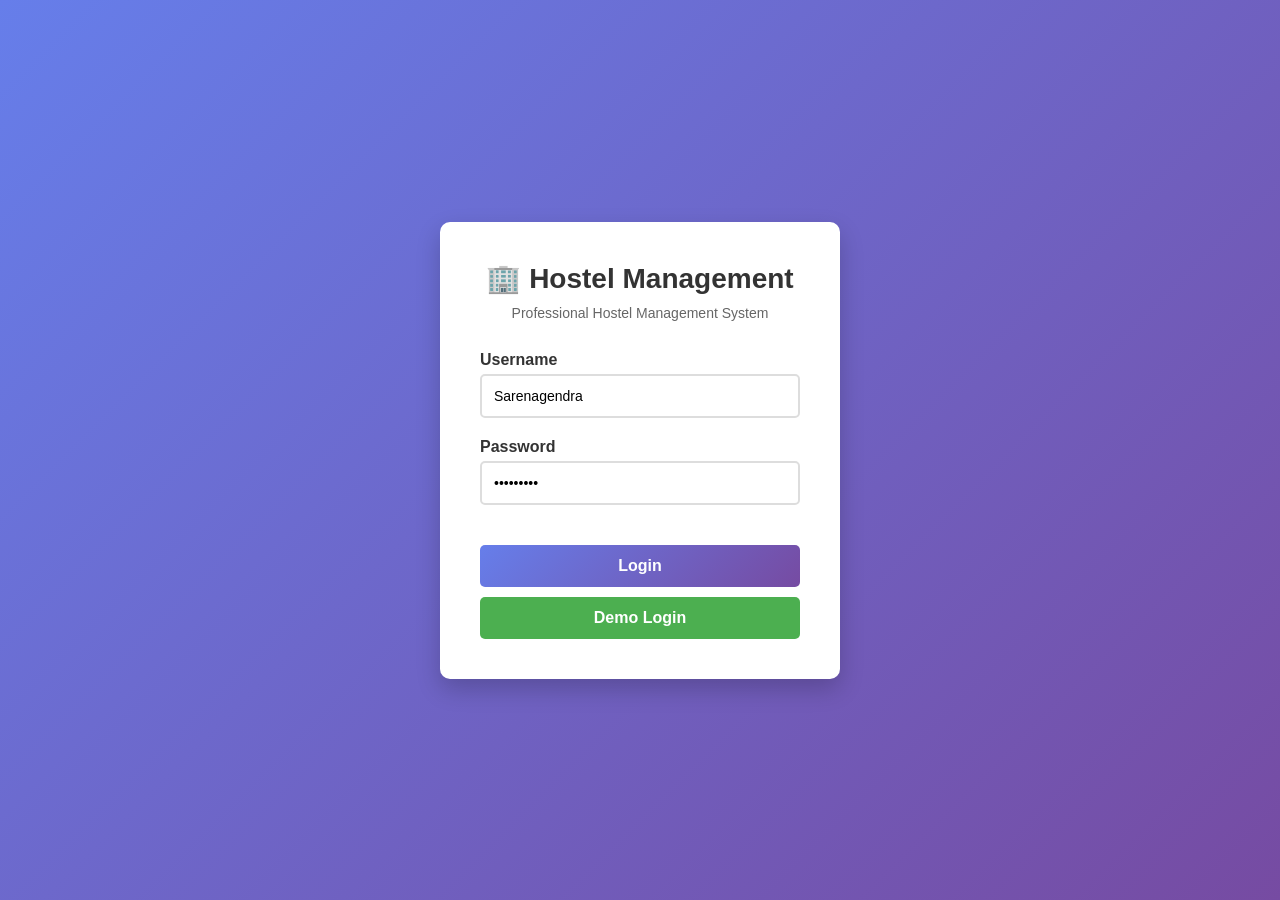
<file: HOSTELMANGEMNT/index.html>
<!DOCTYPE html>
<html lang="en">
<head>
    <meta charset="UTF-8">
    <meta name="viewport" content="width=device-width, initial-scale=1.0">
    <title>Hostel Management System</title>
    <link rel="stylesheet" href="css/style.css">
    <link rel="stylesheet" href="css/mobile.css">
    <style> 
        body {
            background: linear-gradient(135deg, #667eea 0%, #764ba2 100%);
            min-height: 100vh;
            display: flex;
            align-items: center;
            justify-content: center;
            font-family: 'Segoe UI', Tahoma, Geneva, Verdana, sans-serif;
        }
        .login-container {
            background: white;
            padding: 40px;
            border-radius: 10px;
            box-shadow: 0 10px 25px rgba(0,0,0,0.2);
            width: 100%;
            max-width: 400px;
        }
        h1 {
            text-align: center;
            color: #333;
            margin-bottom: 10px;
        }
        .subtitle {
            text-align: center;
            color: #666;
            font-size: 14px;
            margin-bottom: 30px;
        }
        .form-group {
            margin: 20px 0;
        }
        label {
            display: block;
            margin-bottom: 8px;
            font-weight: 600;
            color: #333;
        }
        input {
            width: 100%;
            padding: 12px;
            border: 2px solid #ddd;
            border-radius: 5px;
            font-size: 14px;
            transition: border-color 0.3s;
        }
        input:focus {
            outline: none;
            border-color: #667eea;
        }
        button {
            width: 100%;
            padding: 12px;
            background: linear-gradient(135deg, #667eea 0%, #764ba2 100%);
            color: white;
            border: none;
            border-radius: 5px;
            font-size: 16px;
            font-weight: 600;
            cursor: pointer;
            margin-top: 20px;
            transition: transform 0.2s;
        }
        button:hover {
            transform: translateY(-2px);
        }
        .demo-btn {
            background: #4CAF50;
            margin-top: 10px;
        }
        .demo-btn:hover {
            background: #45a049;
        }
        .info {
            background: #f0f8ff;
            padding: 15px;
            border-radius: 5px;
            margin-top: 20px;
            font-size: 14px;
            color: #333;
            border-left: 4px solid #667eea;
        }
    </style>
</head>
<body>
    <div class="login-container">
        <h1>🏢 Hostel Management</h1>
        <p class="subtitle">Professional Hostel Management System</p>
        
        <form id="loginForm">
            <div class="form-group">
                <label>Username</label>
                <input type="text" id="username" placeholder="Enter username" value="Sarenagendra" required>
            </div>
            <div class="form-group">
                <label>Password</label>
                <input type="password" id="password" placeholder="Enter password" value="Sare1234@" required>
            </div>
            <button type="submit">Login</button>
            <button type="button" class="demo-btn" onclick="demoLogin">Demo Login</button>
        </form>

      

    <script>
        function demoLogin() {
            // Store a session flag
            sessionStorage.setItem('isLoggedIn', 'true');
            window.location.href = 'dashboard.html';
        }

        document.getElementById('loginForm').addEventListener('submit', function(e) {
            e.preventDefault();
            const username = document.getElementById('username').value;
            const password = document.getElementById('password').value;
            
            // Simple demo authentication
            if (username === 'Sarenagendra' && password === 'Sare1234@') {
                sessionStorage.setItem('isLoggedIn', 'true');
                sessionStorage.setItem('username', username);
                window.location.href = 'dashboard.html';
            } else {
                alert('Contact admin: Use: Nagendra');
            }
        });

        // Check if already logged in
        if (sessionStorage.getItem('isLoggedIn')) {
            window.location.href = 'dashboard.html';
        }
    </script>
</body>
</html>
</file>
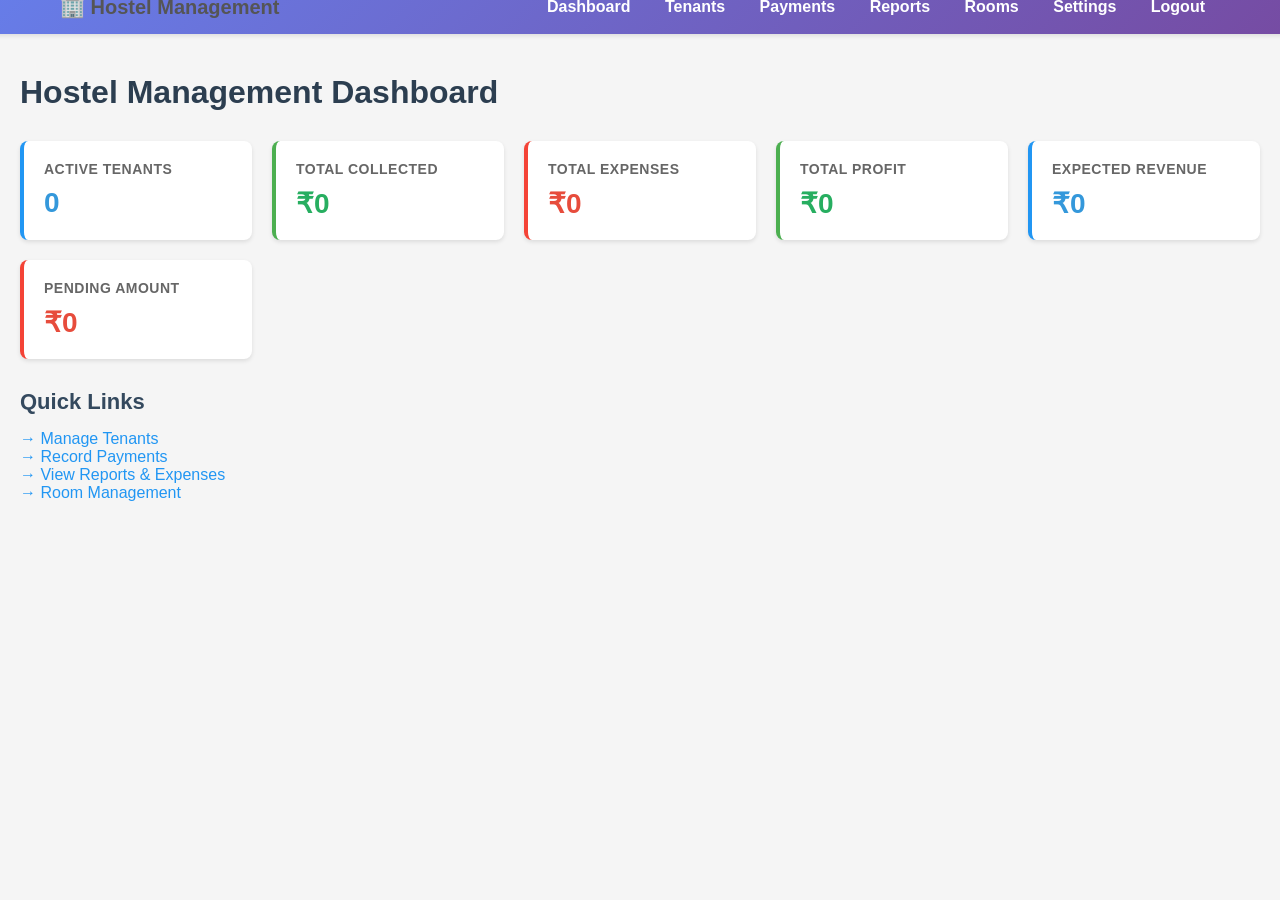
<file: HOSTELMANGEMNT/dashboard.html>
<!DOCTYPE html>
<html lang="en">
<head>
    <meta charset="UTF-8">
    <meta name="viewport" content="width=device-width, initial-scale=1.0">
    <title>Dashboard - Hostel Management</title>
    <link rel="stylesheet" href="css/style.css">
    <link rel="stylesheet" href="css/dashboard.css">
    <link rel="stylesheet" href="css/mobile.css">
    <style>
        .summary-cards {
            display: grid;
            grid-template-columns: repeat(auto-fit, minmax(200px, 1fr));
            gap: 20px;
            margin: 20px 0;
        }
        .card {
            background: white;
            padding: 20px;
            border-radius: 8px;
            box-shadow: 0 2px 4px rgba(0,0,0,0.1);
        }
        .card h3 {
            margin: 0 0 10px 0;
            color: #666;
            font-size: 14px;
        }
        .card .value {
            font-size: 28px;
            font-weight: bold;
            color: #333;
        }
        .card.positive { border-left: 4px solid #4CAF50; }
        .card.negative { border-left: 4px solid #f44336; }
        .card.info { border-left: 4px solid #2196F3; }
    </style>
</head>
<body>
    <div class="dashboard">
        <h1>Hostel Management Dashboard</h1>
        
        <div class="summary-cards">
            <div class="card info">
                <h3>Active Tenants</h3>
                <div class="value" id="totalTenants">0</div>
            </div>
            
            <div class="card positive">
                <h3>Total Collected</h3>
                <div class="value" id="totalCollected">₹0</div>
            </div>
            
            <div class="card negative">
                <h3>Total Expenses</h3>
                <div class="value" id="totalExpenses">₹0</div>
            </div>
            
            <div class="card positive">
                <h3>Total Profit</h3>
                <div class="value" id="totalProfit">₹0</div>
            </div>
            
            <div class="card info">
                <h3>Expected Revenue</h3>
                <div class="value" id="expectedRevenue">₹0</div>
            </div>
            
            <div class="card negative">
                <h3>Pending Amount</h3>
                <div class="value" id="pendingAmount">₹0</div>
            </div>
        </div>

        <div style="margin-top: 30px;">
            <h2>Quick Links</h2>
            <ul style="list-style: none; padding: 0;">
                <li><a href="tenants.html">→ Manage Tenants</a></li>
                <li><a href="payments.html">→ Record Payments</a></li>
                <li><a href="reports.html">→ View Reports & Expenses</a></li>
                <li><a href="rooms.html">→ Room Management</a></li>
            </ul>
        </div>
    </div>

    <script src="js/app.js"></script>
    <script src="js/dashboard.js"></script>
    <script src="js/tenants.js"></script>
    <script src="js/payments.js"></script>
    <script src="js/reports.js"></script>
    
    <script>
        if (typeof loadData === 'function') loadData();

        function updateDashboard() {
            const summary = getDashboardSummary();
            document.getElementById('totalTenants').textContent = summary.totalTenants;
            document.getElementById('totalCollected').textContent = '₹' + summary.totalCollected.toLocaleString();
            document.getElementById('totalExpenses').textContent = '₹' + summary.totalExpenses.toLocaleString();
            document.getElementById('totalProfit').textContent = '₹' + summary.totalProfit.toLocaleString();
            document.getElementById('expectedRevenue').textContent = '₹' + summary.expectedRevenue.toLocaleString();
            document.getElementById('pendingAmount').textContent = '₹' + summary.pendingAmount.toLocaleString();
        }
        
        updateDashboard();
    </script>
</body>
</html>
</file>
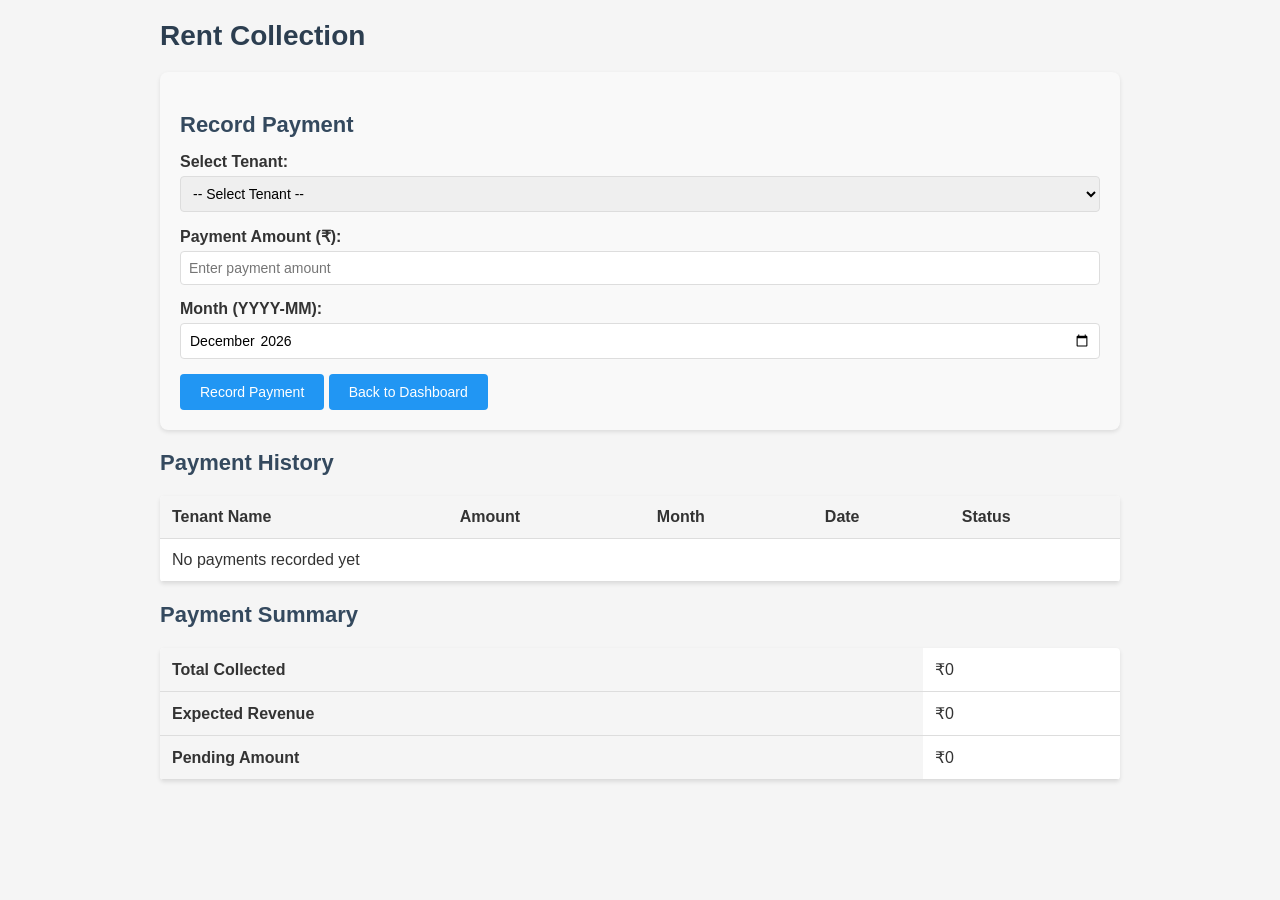
<file: HOSTELMANGEMNT/payments.html>
<!DOCTYPE html>
<html lang="en">
<head>
    <meta charset="UTF-8">
    <meta name="viewport" content="width=device-width, initial-scale=1.0">
    <title>Rent Collection - Hostel Management</title>
    <link rel="stylesheet" href="css/style.css">
    <link rel="stylesheet" href="css/dashboard.css">
    <link rel="stylesheet" href="css/mobile.css">
    <style>
        .container { max-width: 1000px; margin: 0 auto; padding: 20px; }
        .form-group { margin: 15px 0; }
        .form-group label { display: block; margin-bottom: 5px; font-weight: bold; }
        .form-group input, .form-group select { width: 100%; padding: 8px; border: 1px solid #ddd; border-radius: 4px; }
        button { padding: 10px 20px; background: #2196F3; color: white; border: none; border-radius: 4px; cursor: pointer; }
        button:hover { background: #0b7dda; }
        table { width: 100%; border-collapse: collapse; margin-top: 20px; }
        th, td { padding: 12px; text-align: left; border-bottom: 1px solid #ddd; }
        th { background: #f5f5f5; font-weight: bold; }
        .form-section { background: #f9f9f9; padding: 20px; border-radius: 8px; margin-bottom: 20px; }
        .status-paid { color: green; font-weight: bold; }
        .status-pending { color: red; font-weight: bold; }
    </style>
</head>
<body>
    <div class="container">
        <h1>Rent Collection</h1>
        
        <div class="form-section">
            <h2>Record Payment</h2>
            <form id="paymentForm">
                <div class="form-group">
                    <label>Select Tenant:</label>
                    <select id="tenantSelect" required>
                        <option value="">-- Select Tenant --</option>
                    </select>
                </div>
                <div class="form-group">
                    <label>Payment Amount (₹):</label>
                    <input type="number" id="amount" placeholder="Enter payment amount" required>
                </div>
                <div class="form-group">
                    <label>Month (YYYY-MM):</label>
                    <input type="month" id="month" required>
                </div>
                <button type="submit">Record Payment</button>
                <button type="button" onclick="location.href='dashboard.html'">Back to Dashboard</button>
            </form>
        </div>

        <h2>Payment History</h2>
        <table id="paymentsTable">
            <thead>
                <tr>
                    <th>Tenant Name</th>
                    <th>Amount</th>
                    <th>Month</th>
                    <th>Date</th>
                    <th>Status</th>
                </tr>
            </thead>
            <tbody id="paymentsList">
                <tr><td colspan="5">No payments recorded yet</td></tr>
            </tbody>
        </table>

        <h2>Payment Summary</h2>
        <table>
            <tr>
                <th>Total Collected</th>
                <td id="summaryCollected">₹0</td>
            </tr>
            <tr>
                <th>Expected Revenue</th>
                <td id="summaryExpected">₹0</td>
            </tr>
            <tr>
                <th>Pending Amount</th>
                <td id="summaryPending">₹0</td>
            </tr>
        </table>
    </div>

    <script src="js/app.js"></script>
    <script src="js/tenants.js"></script>
    <script src="js/payments.js"></script>
    <script src="js/reports.js"></script>
    
    <script>
        if (typeof loadData === 'function') loadData();

        // Ensure we have the latest data loaded before populating selects
        function refreshData() {
            if (typeof loadData === 'function') loadData();
            loadTenants();
            displayPayments();
            updateSummary();
        }

        // Listen for datastore updates from other pages/tabs and refresh UI
        window.addEventListener('storage', function(e) {
            if (e.key === 'hostelDataUpdated') {
                refreshData();
            }
        });

        function loadTenants() {
            const select = document.getElementById('tenantSelect');
            const tenants = getTenants();
            select.innerHTML = '<option value="">-- Select Tenant --</option>';
            tenants.forEach(t => {
                const option = document.createElement('option');
                option.value = t.id;
                option.textContent = t.name + ' (Room ' + t.roomNo + ', ₹' + t.rent + ')';
                select.appendChild(option);
            });
        }
        
        function displayPayments() {
            const payments = getPayments();
            const tbody = document.getElementById('paymentsList');
            
            if (payments.length === 0) {
                tbody.innerHTML = '<tr><td colspan="5">No payments recorded yet</td></tr>';
                return;
            }
            
            tbody.innerHTML = payments.map(p => {
                const tenant = getTenantById(p.tenantId);
                return `
                    <tr>
                        <td>${tenant ? tenant.name : 'Unknown'}</td>
                        <td>₹${p.amount.toLocaleString()}</td>
                        <td>${p.month}</td>
                        <td>${new Date(p.date).toLocaleDateString()}</td>
                        <td class="status-paid">${p.status}</td>
                    </tr>
                `;
            }).join('');
        }
        
        function updateSummary() {
            document.getElementById('summaryCollected').textContent = '₹' + getTotalCollected().toLocaleString();
            document.getElementById('summaryExpected').textContent = '₹' + getTotalExpectedRent().toLocaleString();
            document.getElementById('summaryPending').textContent = '₹' + (getTotalExpectedRent() - getTotalCollected()).toLocaleString();
        }
        
        document.getElementById('paymentForm').addEventListener('submit', function(e) {
            e.preventDefault();
            const tenantId = parseInt(document.getElementById('tenantSelect').value);
            const amount = document.getElementById('amount').value;
            const month = document.getElementById('month').value;
            
            recordPayment(tenantId, amount, month);
            this.reset();
            displayPayments();
            updateSummary();
        });
        
        // Set current month as default
        const today = new Date();
        document.getElementById('month').valueAsDate = today;
        
        refreshData();
    </script>
</body>
</html>
</file>
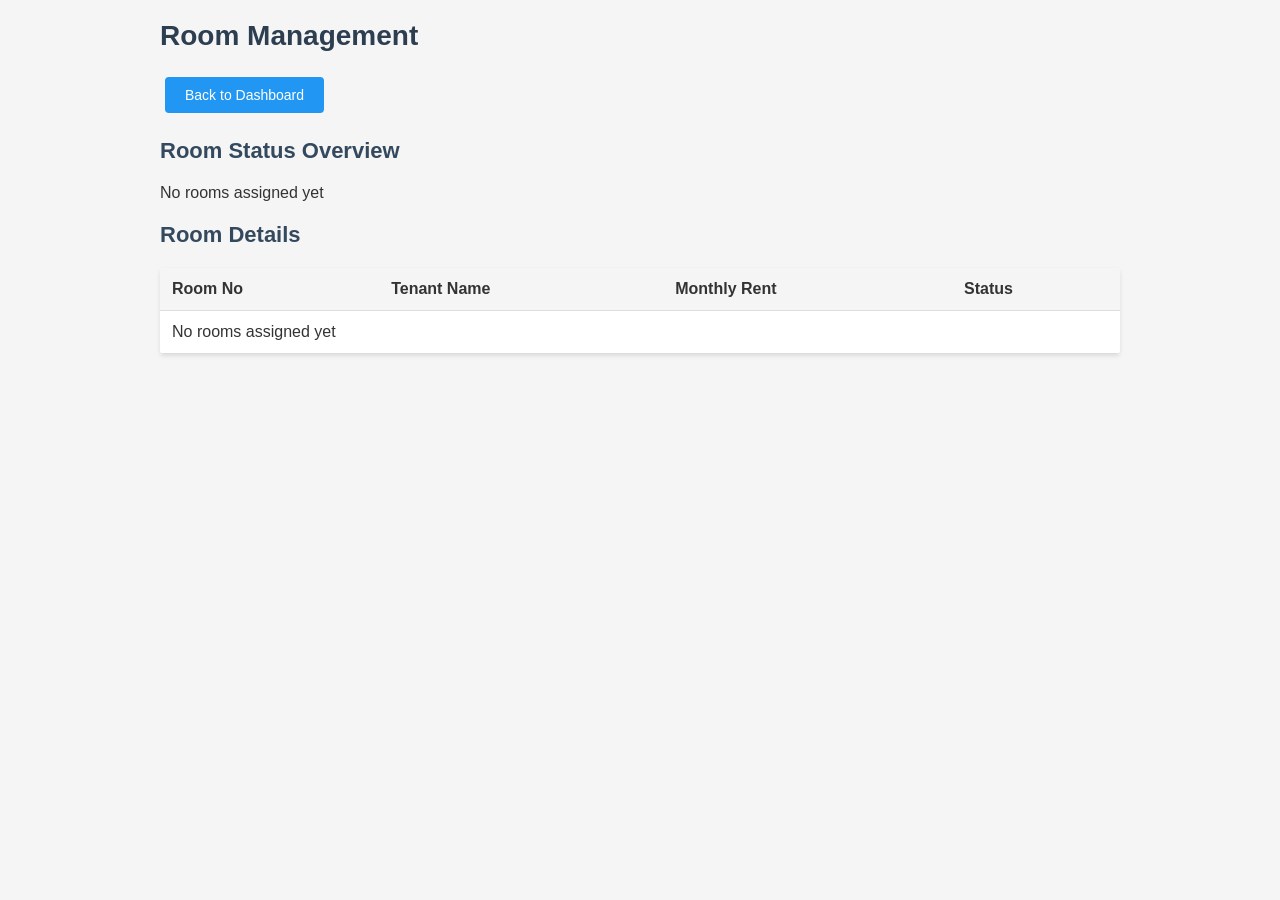
<file: HOSTELMANGEMNT/rooms.html>
<!DOCTYPE html>
<html lang="en">
<head>
    <meta charset="UTF-8">
    <meta name="viewport" content="width=device-width, initial-scale=1.0">
    <title>Room Management - Hostel Management</title>
    <link rel="stylesheet" href="css/style.css">
    <link rel="stylesheet" href="css/dashboard.css">
    <link rel="stylesheet" href="css/mobile.css">
    <style>
        .container { max-width: 1000px; margin: 0 auto; padding: 20px; }
        .room-grid { display: grid; grid-template-columns: repeat(auto-fill, minmax(150px, 1fr)); gap: 15px; margin: 20px 0; }
        .room-card { 
            background: white; 
            padding: 15px; 
            border-radius: 8px; 
            box-shadow: 0 2px 4px rgba(0,0,0,0.1);
            text-align: center;
            cursor: pointer;
        }
        .room-card.occupied { border-left: 4px solid #4CAF50; }
        .room-card.vacant { border-left: 4px solid #f44336; }
        .room-card h3 { margin: 0; }
        .room-number { font-size: 24px; font-weight: bold; color: #2196F3; }
        .room-status { font-size: 12px; margin-top: 10px; padding: 5px; border-radius: 4px; }
        .status-occupied { background: #4CAF50; color: white; }
        .status-vacant { background: #f44336; color: white; }
        button { padding: 10px 20px; background: #2196F3; color: white; border: none; border-radius: 4px; cursor: pointer; margin: 5px; }
        button:hover { background: #0b7dda; }
        table { width: 100%; border-collapse: collapse; margin-top: 20px; }
        th, td { padding: 12px; text-align: left; border-bottom: 1px solid #ddd; }
        th { background: #f5f5f5; font-weight: bold; }
    </style>
</head>
<body>
    <div class="container">
        <h1>Room Management</h1>
        <button onclick="location.href='dashboard.html'">Back to Dashboard</button>

        <h2>Room Status Overview</h2>
        <div class="room-grid" id="roomsGrid">
            <!-- Rooms will be displayed here -->
        </div>

        <h2>Room Details</h2>
        <table>
            <thead>
                <tr>
                    <th>Room No</th>
                    <th>Tenant Name</th>
                    <th>Monthly Rent</th>
                    <th>Status</th>
                </tr>
            </thead>
            <tbody id="roomsTable">
                <tr><td colspan="4">No rooms assigned yet</td></tr>
            </tbody>
        </table>
    </div>

    <script src="js/app.js"></script>
    <script src="js/tenants.js"></script>
    
    <script>
        if (typeof loadData === 'function') loadData();

        function refreshRooms() {
            if (typeof loadData === 'function') loadData();
            displayRooms();
        }

        window.addEventListener('storage', function(e) {
            if (e.key === 'hostelDataUpdated') {
                refreshRooms();
            }
        });

        function displayRooms() {
            const tenants = getTenants();
            const grid = document.getElementById('roomsGrid');
            const tbody = document.getElementById('roomsTable');
            
            if (tenants.length === 0) {
                grid.innerHTML = '<p>No rooms assigned yet</p>';
                tbody.innerHTML = '<tr><td colspan="4">No rooms assigned yet</td></tr>';
                return;
            }
            
            grid.innerHTML = tenants.map(t => `
                <div class="room-card occupied">
                    <div class="room-number">${t.roomNo}</div>
                    <p>${t.name}</p>
                    <div class="room-status status-occupied">Occupied</div>
                </div>
            `).join('');
            
            tbody.innerHTML = tenants.map(t => `
                <tr>
                    <td>${t.roomNo}</td>
                    <td>${t.name}</td>
                    <td>₹${t.rent.toLocaleString()}</td>
                    <td>Occupied</td>
                </tr>
            `).join('');
        }
        
        refreshRooms();
    </script>
</body>
</html>
</file>
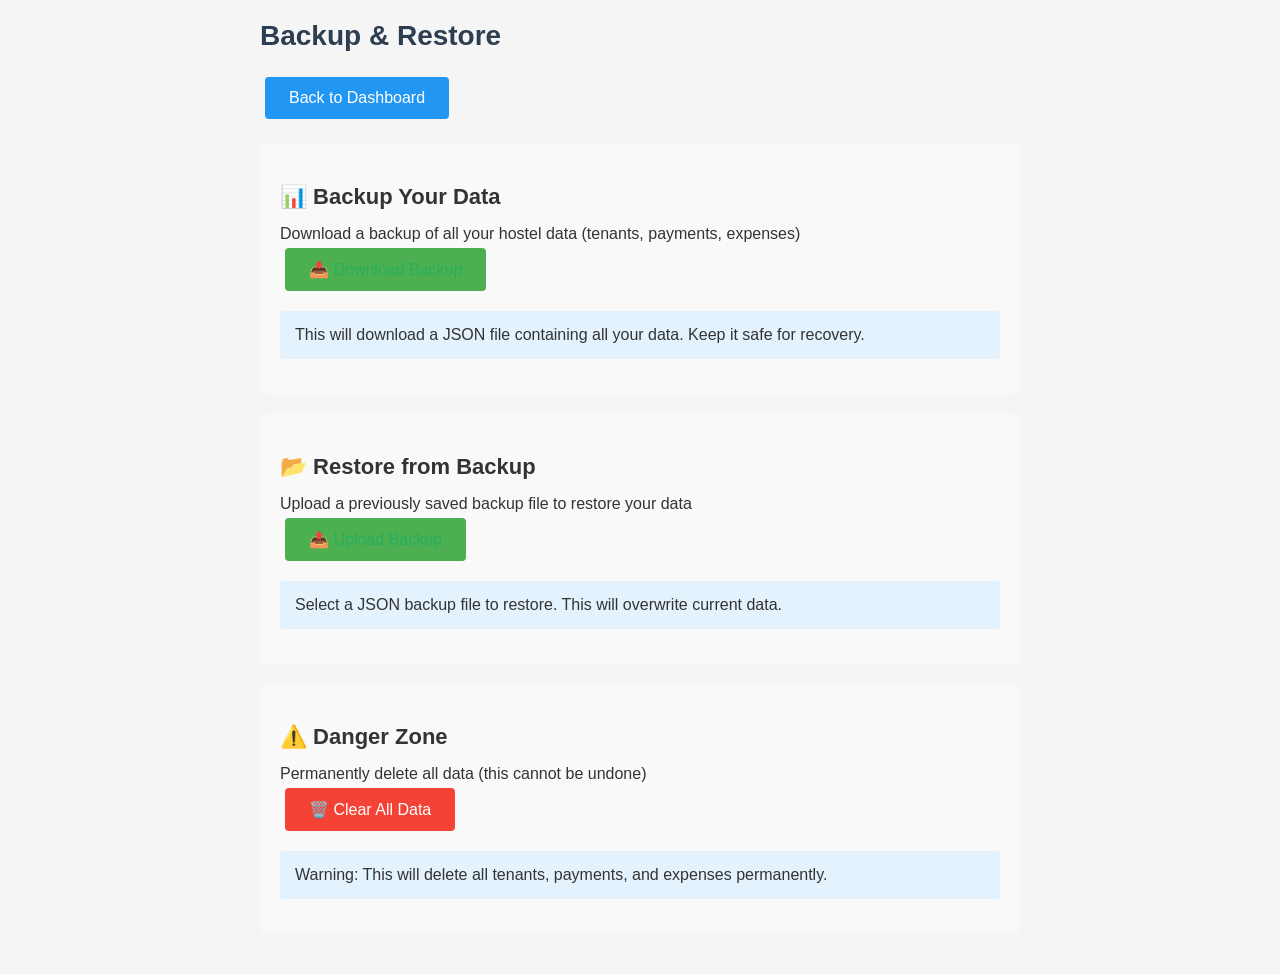
<file: HOSTELMANGEMNT/settings.html>
<!DOCTYPE html>
<html lang="en">
<head>
    <meta charset="UTF-8">
    <meta name="viewport" content="width=device-width, initial-scale=1.0">
    <title>Backup & Restore - Hostel Management</title>
    <link rel="stylesheet" href="css/style.css">
    <link rel="stylesheet" href="css/dashboard.css">
    <link rel="stylesheet" href="css/mobile.css">
    <style>
        .container { max-width: 800px; margin: 0 auto; padding: 20px; }
        .section { background: #f9f9f9; padding: 20px; border-radius: 8px; margin: 20px 0; }
        h2 { color: #333; }
        button { 
            padding: 12px 24px; 
            background: #2196F3; 
            color: white; 
            border: none; 
            border-radius: 4px; 
            cursor: pointer;
            font-size: 16px;
            margin: 5px;
        }
        button:hover { background: #0b7dda; }
        .danger { background: #f44336; }
        .danger:hover { background: #da190b; }
        .success { background: #4CAF50; }
        .success:hover { background: #45a049; }
        .message { 
            padding: 15px; 
            margin: 15px 0; 
            border-radius: 4px; 
            display: none;
        }
        .message.success { 
            background: #d4edda; 
            color: #155724;
            border: 1px solid #c3e6cb;
            display: block;
        }
        .message.error { 
            background: #f8d7da; 
            color: #721c24;
            border: 1px solid #f5c6cb;
            display: block;
        }
        #fileInput { display: none; }
        .info-box {
            background: #e3f2fd;
            padding: 15px;
            border-radius: 4px;
            margin: 15px 0;
        }
    </style>
</head>
<body>
    <div class="container">
        <h1>Backup & Restore</h1>
        <button onclick="location.href='dashboard.html'">Back to Dashboard</button>

        <div class="section">
            <h2>📊 Backup Your Data</h2>
            <p>Download a backup of all your hostel data (tenants, payments, expenses)</p>
            <button class="success" onclick="backupData()">📥 Download Backup</button>
            <div class="info-box">
                This will download a JSON file containing all your data. Keep it safe for recovery.
            </div>
        </div>

        <div class="section">
            <h2>📂 Restore from Backup</h2>
            <p>Upload a previously saved backup file to restore your data</p>
            <button class="success" onclick="document.getElementById('fileInput').click()">📤 Upload Backup</button>
            <input type="file" id="fileInput" accept=".json" onchange="restoreData(event)">
            <div class="info-box">
                Select a JSON backup file to restore. This will overwrite current data.
            </div>
        </div>

        <div class="section">
            <h2>⚠️ Danger Zone</h2>
            <p>Permanently delete all data (this cannot be undone)</p>
            <button class="danger" onclick="clearAllData()">🗑️ Clear All Data</button>
            <div class="info-box">
                Warning: This will delete all tenants, payments, and expenses permanently.
            </div>
        </div>

        <div id="message" class="message"></div>
    </div>

    <script src="js/app.js"></script>
    
    <script>
        function showMessage(text, type) {
            const msg = document.getElementById('message');
            msg.textContent = text;
            msg.className = 'message ' + type;
            setTimeout(() => msg.className = 'message', 5000);
        }

        function backupData() {
            const data = hostelData;
            const dataStr = JSON.stringify(data, null, 2);
            const dataBlob = new Blob([dataStr], { type: 'application/json' });
            const url = URL.createObjectURL(dataBlob);
            const link = document.createElement('a');
            link.href = url;
            link.download = 'hostel-backup-' + new Date().toISOString().split('T')[0] + '.json';
            link.click();
            URL.revokeObjectURL(url);
            showMessage('Backup downloaded successfully!', 'success');
        }

        function restoreData(event) {
            const file = event.target.files[0];
            if (!file) return;

            const reader = new FileReader();
            reader.onload = function(e) {
                try {
                    const data = JSON.parse(e.target.result);
                    if (data.tenants && data.payments && data.expenses) {
                        Object.assign(hostelData, data);
                        saveData();
                        showMessage('Data restored successfully!', 'success');
                        document.getElementById('fileInput').value = '';
                    } else {
                        throw new Error('Invalid backup file format');
                    }
                } catch (error) {
                    showMessage('Error: ' + error.message, 'error');
                }
            };
            reader.readAsText(file);
        }

        function clearAllData() {
            if (confirm('⚠️ Are you ABSOLUTELY sure? This will delete ALL data permanently!\n\nType "DELETE" to confirm.')) {
                const confirmText = prompt('Type DELETE to confirm:');
                if (confirmText === 'DELETE') {
                    hostelData.tenants = [];
                    hostelData.payments = [];
                    hostelData.expenses = [];
                    hostelData.rooms = [];
                    saveData();
                    showMessage('All data has been cleared!', 'success');
                    setTimeout(() => location.href = 'dashboard.html', 2000);
                } else {
                    showMessage('Cancelled - data not cleared', 'error');
                }
            }
        }
    </script>
</body>
</html>
</file>
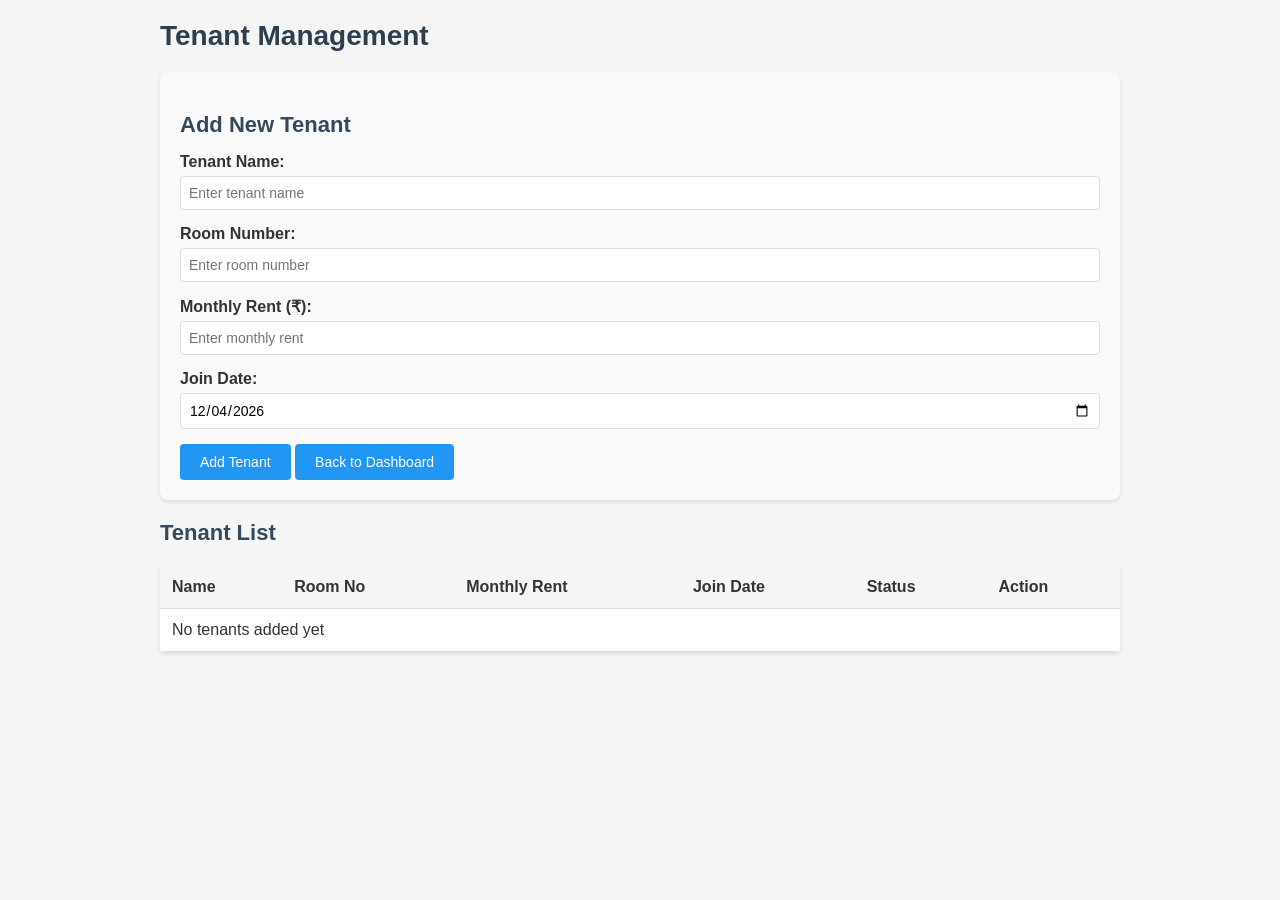
<file: HOSTELMANGEMNT/tenants.html>
<!DOCTYPE html>
<html lang="en">
<head>
    <meta charset="UTF-8">
    <meta name="viewport" content="width=device-width, initial-scale=1.0">
    <title>Tenant List - Hostel Management</title>
    <link rel="stylesheet" href="css/style.css">
    <link rel="stylesheet" href="css/dashboard.css">
    <link rel="stylesheet" href="css/mobile.css">
    <style>
        .container { max-width: 1000px; margin: 0 auto; padding: 20px; }
        .form-group { margin: 15px 0; }
        .form-group label { display: block; margin-bottom: 5px; font-weight: bold; }
        .form-group input { width: 100%; padding: 8px; border: 1px solid #ddd; border-radius: 4px; }
        button { padding: 10px 20px; background: #2196F3; color: white; border: none; border-radius: 4px; cursor: pointer; }
        button:hover { background: #0b7dda; }
        table { width: 100%; border-collapse: collapse; margin-top: 20px; }
        th, td { padding: 12px; text-align: left; border-bottom: 1px solid #ddd; }
        th { background: #f5f5f5; font-weight: bold; }
        .action-btn { padding: 5px 10px; margin: 0 5px; font-size: 12px; }
        .delete-btn { background: #f44336; }
        .edit-btn { background: #FF9800; }
        .form-section { background: #f9f9f9; padding: 20px; border-radius: 8px; margin-bottom: 20px; }
    </style>
</head>
<body>
    <div class="container">
        <h1>Tenant Management</h1>
        
        <div class="form-section">
            <h2>Add New Tenant</h2>
            <form id="tenantForm">
                <div class="form-group">
                    <label>Tenant Name:</label>
                    <input type="text" id="name" placeholder="Enter tenant name" required>
                </div>
                <div class="form-group">
                    <label>Room Number:</label>
                    <input type="text" id="roomNo" placeholder="Enter room number" required>
                </div>
                <div class="form-group">
                    <label>Monthly Rent (₹):</label>
                    <input type="number" id="rent" placeholder="Enter monthly rent" required>
                </div>
                <div class="form-group">
                    <label>Join Date:</label>
                    <input type="date" id="joinDate" required>
                </div>
                <button type="submit">Add Tenant</button>
                <button type="button" onclick="location.href='dashboard.html'">Back to Dashboard</button>
            </form>
        </div>

        <h2>Tenant List</h2>
        <table id="tenantsTable">
            <thead>
                <tr>
                    <th>Name</th>
                    <th>Room No</th>
                    <th>Monthly Rent</th>
                    <th>Join Date</th>
                    <th>Status</th>
                    <th>Action</th>
                </tr>
            </thead>
            <tbody id="tenantsList">
                <tr><td colspan="6">No tenants added yet</td></tr>
            </tbody>
        </table>
    </div>

    <script src="js/app.js"></script>
    <script src="js/tenants.js"></script>
    
    <script>
        if (typeof loadData === 'function') loadData();

        window.addEventListener('storage', function(e) {
            if (e.key === 'hostelDataUpdated') {
                loadData();
                displayTenants();
            }
        });

        function displayTenants() {
            const tenants = getTenants();
            const tbody = document.getElementById('tenantsList');
            
            if (tenants.length === 0) {
                tbody.innerHTML = '<tr><td colspan="6">No tenants added yet</td></tr>';
                return;
            }
            
            tbody.innerHTML = tenants.map(t => `
                <tr>
                    <td>${t.name}</td>
                    <td>${t.roomNo}</td>
                    <td>₹${t.rent.toLocaleString()}</td>
                    <td>${new Date(t.joinDate).toLocaleDateString()}</td>
                    <td>${t.active ? 'Active' : 'Inactive'}</td>
                    <td>
                        <button class="action-btn edit-btn" onclick="editTenant('${t.id}')">Edit</button>
                        <button class="action-btn delete-btn" onclick="deleteTenant('${t.id}')">Delete</button>
                    </td>
                </tr>
            `).join('');
        }
        
        function deleteTenant(id) {
            if (confirm('Are you sure?')) {
                removeTenant(parseInt(id));
                displayTenants();
            }
        }
        
        function editTenant(id) {
            const tenant = getTenantById(parseInt(id));
            if (tenant) {
                document.getElementById('name').value = tenant.name;
                document.getElementById('roomNo').value = tenant.roomNo;
                document.getElementById('rent').value = tenant.rent;
                document.getElementById('joinDate').valueAsDate = new Date(tenant.joinDate);
                document.getElementById('tenantForm').dataset.editId = id;
            }
        }
        
        document.getElementById('tenantForm').addEventListener('submit', function(e) {
            e.preventDefault();
            const name = document.getElementById('name').value;
            const roomNo = document.getElementById('roomNo').value;
            const rent = document.getElementById('rent').value;
            const joinDate = document.getElementById('joinDate').value;
            
            if (this.dataset.editId) {
                const id = parseInt(this.dataset.editId);
                const tenant = getTenantById(id);
                if (tenant) {
                    tenant.name = name;
                    tenant.roomNo = roomNo;
                    tenant.rent = parseFloat(rent);
                    tenant.joinDate = new Date(joinDate).toISOString();
                    saveData();
                }
                delete this.dataset.editId;
            } else {
                addTenant(name, roomNo, rent, joinDate);
            }
            
            this.reset();
            document.getElementById('joinDate').valueAsDate = new Date();
            displayTenants();
        });
        
        // Set current date as default
        document.getElementById('joinDate').valueAsDate = new Date();
        
        displayTenants();
    </script>
</body>
</html>
</file>
<file: HOSTELMANGEMNT/css/style.css>
/* Main stylesheet */
* {
    margin: 0;
    padding: 0;
    box-sizing: border-box;
}

body {
    font-family: 'Segoe UI', Tahoma, Geneva, Verdana, sans-serif;
    background-color: #f5f5f5;
    color: #333;
}

.container {
    max-width: 1200px;
    margin: 0 auto;
    padding: 20px;
}

h1 {
    color: #2c3e50;
    margin-bottom: 20px;
    font-size: 28px;
}

h2 {
    color: #34495e;
    margin: 20px 0 15px 0;
    font-size: 22px;
}

h3 {
    color: #555;
    font-size: 18px;
}

a {
    color: #2196F3;
    text-decoration: none;
    transition: color 0.3s;
}

a:hover {
    color: #0b7dda;
}

button, input, select {
    font-family: inherit;
}

button {
    padding: 10px 20px;
    background: #2196F3;
    color: white;
    border: none;
    border-radius: 4px;
    cursor: pointer;
    font-size: 14px;
    transition: all 0.3s;
}

button:hover {
    background: #0b7dda;
    transform: translateY(-2px);
    box-shadow: 0 4px 8px rgba(0, 0, 0, 0.15);
}

input, select, textarea {
    padding: 10px;
    border: 1px solid #ddd;
    border-radius: 4px;
    font-size: 14px;
}

input:focus, select:focus, textarea:focus {
    outline: none;
    border-color: #2196F3;
    box-shadow: 0 0 5px rgba(33, 150, 243, 0.3);
}

table {
    width: 100%;
    border-collapse: collapse;
    background: white;
    box-shadow: 0 2px 4px rgba(0, 0, 0, 0.1);
    border-radius: 4px;
    overflow: hidden;
}

th {
    background-color: #f5f5f5;
    font-weight: 600;
    text-align: left;
    padding: 12px;
    border-bottom: 2px solid #ddd;
    color: #333;
}

td {
    padding: 12px;
    border-bottom: 1px solid #eee;
}

tr:hover {
    background-color: #f9f9f9;
}

.form-group {
    margin: 15px 0;
}

.form-group label {
    display: block;
    margin-bottom: 5px;
    font-weight: 600;
    color: #333;
}

.form-section {
    background: white;
    padding: 20px;
    border-radius: 8px;
    box-shadow: 0 2px 4px rgba(0, 0, 0, 0.1);
    margin-bottom: 20px;
}

.success {
    color: #27ae60;
}

.error {
    color: #e74c3c;
}

.info {
    color: #3498db;
}
</file>
<file: HOSTELMANGEMNT/css/mobile.css>
/* Mobile responsive styles */
@media (max-width: 768px) {
    body {
        font-size: 14px;
    }
    
    .container {
        padding: 10px;
    }
    
    h1 {
        font-size: 22px;
    }
    
    h2 {
        font-size: 18px;
    }
    
    .summary-cards,
    .dashboard-container,
    .room-grid {
        grid-template-columns: 1fr;
    }
    
    table {
        font-size: 12px;
    }
    
    th, td {
        padding: 8px;
    }
    
    button {
        width: 100%;
        padding: 12px;
        font-size: 16px;
    }
    
    .card {
        padding: 15px;
    }
    
    .card .value {
        font-size: 24px;
    }
    
    .form-section {
        padding: 15px;
    }
    
    nav div:last-child {
        display: flex;
        flex-wrap: wrap;
        gap: 5px;
    }
    
    nav a {
        margin: 5px !important;
        font-size: 12px !important;
    }
}

@media (max-width: 480px) {
    .container {
        padding: 5px;
    }
    
    h1 {
        font-size: 18px;
        margin-bottom: 10px;
    }
    
    .card {
        padding: 10px;
    }
    
    .card h3 {
        font-size: 12px;
    }
    
    .card .value {
        font-size: 20px;
    }
    
    button {
        padding: 10px;
        font-size: 14px;
    }
    
    input, select {
        width: 100%;
        padding: 8px;
        font-size: 16px;
    }
    
    table {
        font-size: 11px;
    }
    
    th, td {
        padding: 5px;
    }
    
    nav {
        margin: -10px -5px 10px -5px !important;
    }
    
    nav h3 {
        font-size: 16px;
    }
    
    nav div:last-child {
        flex-direction: column;
        gap: 0;
    }
    
    nav a {
        display: block;
        padding: 8px 5px !important;
        margin: 0 !important;
        font-size: 11px !important;
    }
}
</file>
<file: HOSTELMANGEMNT/css/dashboard.css>
/* Dashboard specific styles */
.dashboard {
    padding: 20px;
}

.dashboard h1 {
    font-size: 32px;
    margin-bottom: 30px;
    color: #2c3e50;
}

.dashboard-container {
    display: grid;
    grid-template-columns: repeat(auto-fit, minmax(250px, 1fr));
    gap: 20px;
    margin: 30px 0;
}

.summary-cards {
    display: grid;
    grid-template-columns: repeat(auto-fit, minmax(200px, 1fr));
    gap: 20px;
    margin: 20px 0;
}

.card {
    background: white;
    padding: 25px;
    border-radius: 8px;
    box-shadow: 0 2px 8px rgba(0, 0, 0, 0.1);
    transition: all 0.3s;
    border-left: 4px solid #ddd;
}

.card:hover {
    transform: translateY(-5px);
    box-shadow: 0 5px 15px rgba(0, 0, 0, 0.15);
}

.card h3 {
    margin: 0 0 10px 0;
    color: #666;
    font-size: 14px;
    text-transform: uppercase;
    letter-spacing: 0.5px;
}

.card .value {
    font-size: 32px;
    font-weight: bold;
    color: #333;
}

.card.positive {
    border-left-color: #4CAF50;
}

.card.positive .value {
    color: #27ae60;
}

.card.negative {
    border-left-color: #f44336;
}

.card.negative .value {
    color: #e74c3c;
}

.card.info {
    border-left-color: #2196F3;
}

.card.info .value {
    color: #3498db;
}

.quick-links {
    margin-top: 30px;
    background: white;
    padding: 20px;
    border-radius: 8px;
    box-shadow: 0 2px 4px rgba(0, 0, 0, 0.1);
}

.quick-links h2 {
    margin-top: 0;
}

.quick-links ul {
    list-style: none;
    padding: 0;
}

.quick-links li {
    padding: 10px;
    border-bottom: 1px solid #eee;
}

.quick-links li:last-child {
    border-bottom: none;
}

.quick-links a {
    color: #2196F3;
    font-weight: 600;
    text-decoration: none;
}

.quick-links a:hover {
    color: #0b7dda;
}
</file>
